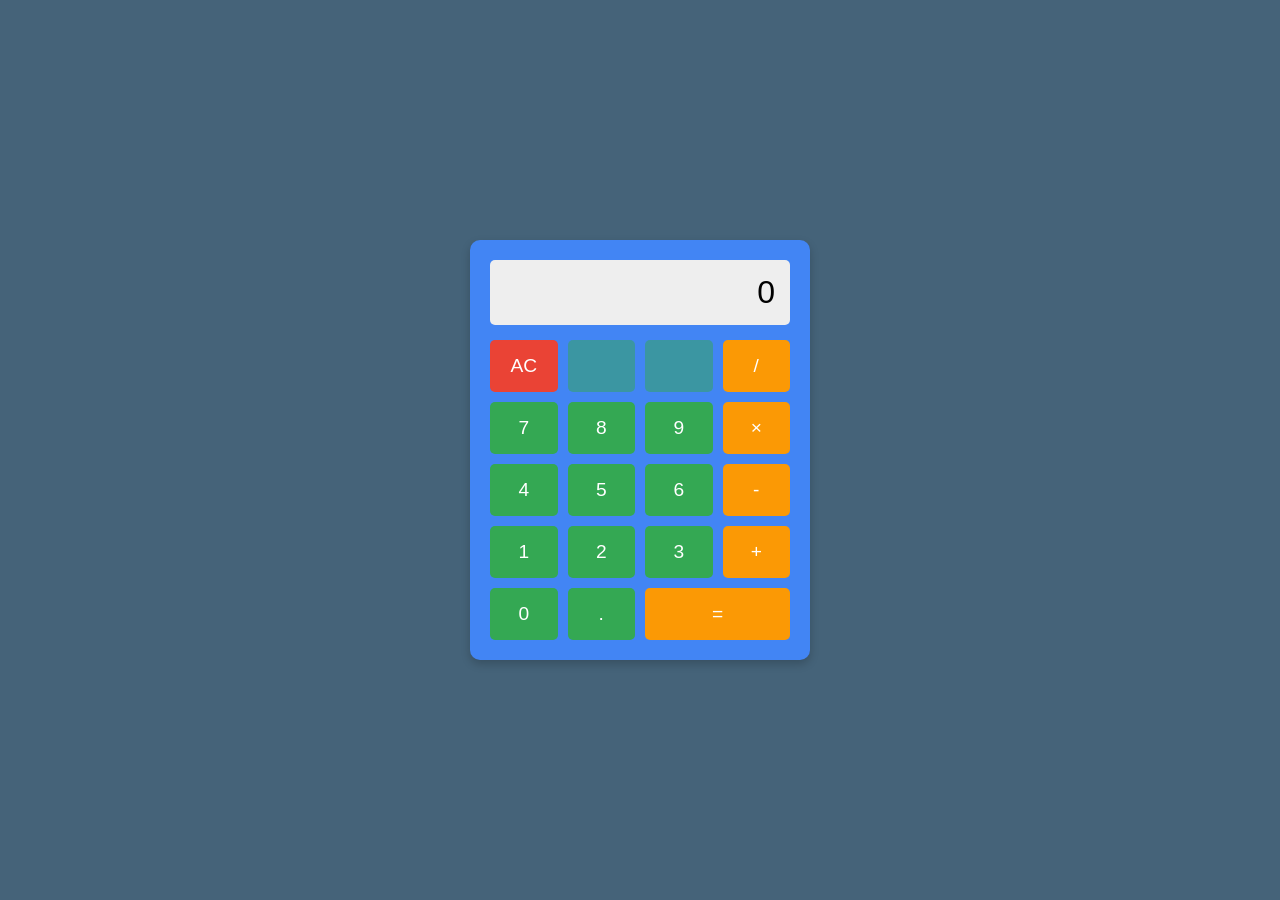
<file: calculatrice.html>
<!DOCTYPE html>
<html lang="fr">
<head>
    <meta charset="UTF-8">
    <meta name="viewport" content="width=device-width, initial-scale=1.0">
    <title>Calculatrice</title>
    <style>
        body {
            font-family: Arial, sans-serif;
            display: flex;
            justify-content: center;
            align-items: center;
            min-height: 100vh;
            margin: 0;
            background-color: #456379;
        }

        .calculatrice {
            background-color: #4285F4;
            border-radius: 10px;
            padding: 20px;
            width: 300px;
            box-shadow: 0 4px 10px rgba(0, 0, 0, 0.2);
        }

        .ecran {
            background-color: #eee;
            border-radius: 5px;
            padding: 15px;
            margin-bottom: 15px;
            text-align: right;
            font-size: 2em;
            height: 35px;
            line-height: 35px;
            overflow: hidden;
        }

        .boutons {
            display: grid;
            grid-template-columns: repeat(4, 1fr);
            grid-gap: 10px;
        }

        button {
            border: none;
            border-radius: 5px;
            padding: 15px;
            font-size: 1.2em;
            cursor: pointer;
            background-color: #34A853;
            color: white;
            transition: background-color 0.2s;
        }

        button:hover {
            background-color: #12cf28;
        }

        button.operateur {
            background-color: #fb9905;
        }

        button.operateur:hover {
            background-color: #ffe600;
        }

        button.effacer {
            background-color: #EA4335;
            color: white;
        }

        button.effacer:hover {
            background-color: #ff0000;
        }
    </style>
</head>
<body>
    <div class="calculatrice">
        <div class="ecran" id="ecran">0</div>
        <div class="boutons">
            <button class="effacer" onclick="resetCalculatrice()">AC</button>
            <button disabled style="opacity: 0.5; cursor: default;"></button>
            <button disabled style="opacity: 0.5; cursor: default;"></button>
            <button class="operateur" onclick="ajouterCaractere('/')">/</button>
            
            <button onclick="ajouterCaractere('7')">7</button>
            <button onclick="ajouterCaractere('8')">8</button>
            <button onclick="ajouterCaractere('9')">9</button>
            <button class="operateur" onclick="ajouterCaractere('*')">×</button>
            
            <button onclick="ajouterCaractere('4')">4</button>
            <button onclick="ajouterCaractere('5')">5</button>
            <button onclick="ajouterCaractere('6')">6</button>
            <button class="operateur" onclick="ajouterCaractere('-')">-</button>
            
            <button onclick="ajouterCaractere('1')">1</button>
            <button onclick="ajouterCaractere('2')">2</button>
            <button onclick="ajouterCaractere('3')">3</button>
            <button class="operateur" onclick="ajouterCaractere('+')">+</button>
            
            <button onclick="ajouterCaractere('0')">0</button>
            <button onclick="ajouterCaractere('.')">.</button>
            <button class="operateur" style="grid-column: span 2;" onclick="calculer()">=</button>
        </div>
    </div>

    <script>
        let ecran = document.getElementById('ecran');
        let expression = '';

        function ajouterCaractere(caractere) {
            if (expression === '' && ['+', '*', '/'].includes(caractere)) return;
            expression += caractere;
            ecran.innerText = expression;
        }

        function resetCalculatrice() {
            expression = '';
            ecran.innerText = '0';
        }

        function calculer() {
            try {
                if (!expression) return;
                let resultat = Function('"use strict";return (' + expression + ')')();
                expression = resultat.toString();
                ecran.innerText = expression;
            } catch (e) {
                ecran.innerText = 'Erreur';
                expression = '';
            }
        }
    </script>
</body>
</html>
</file>
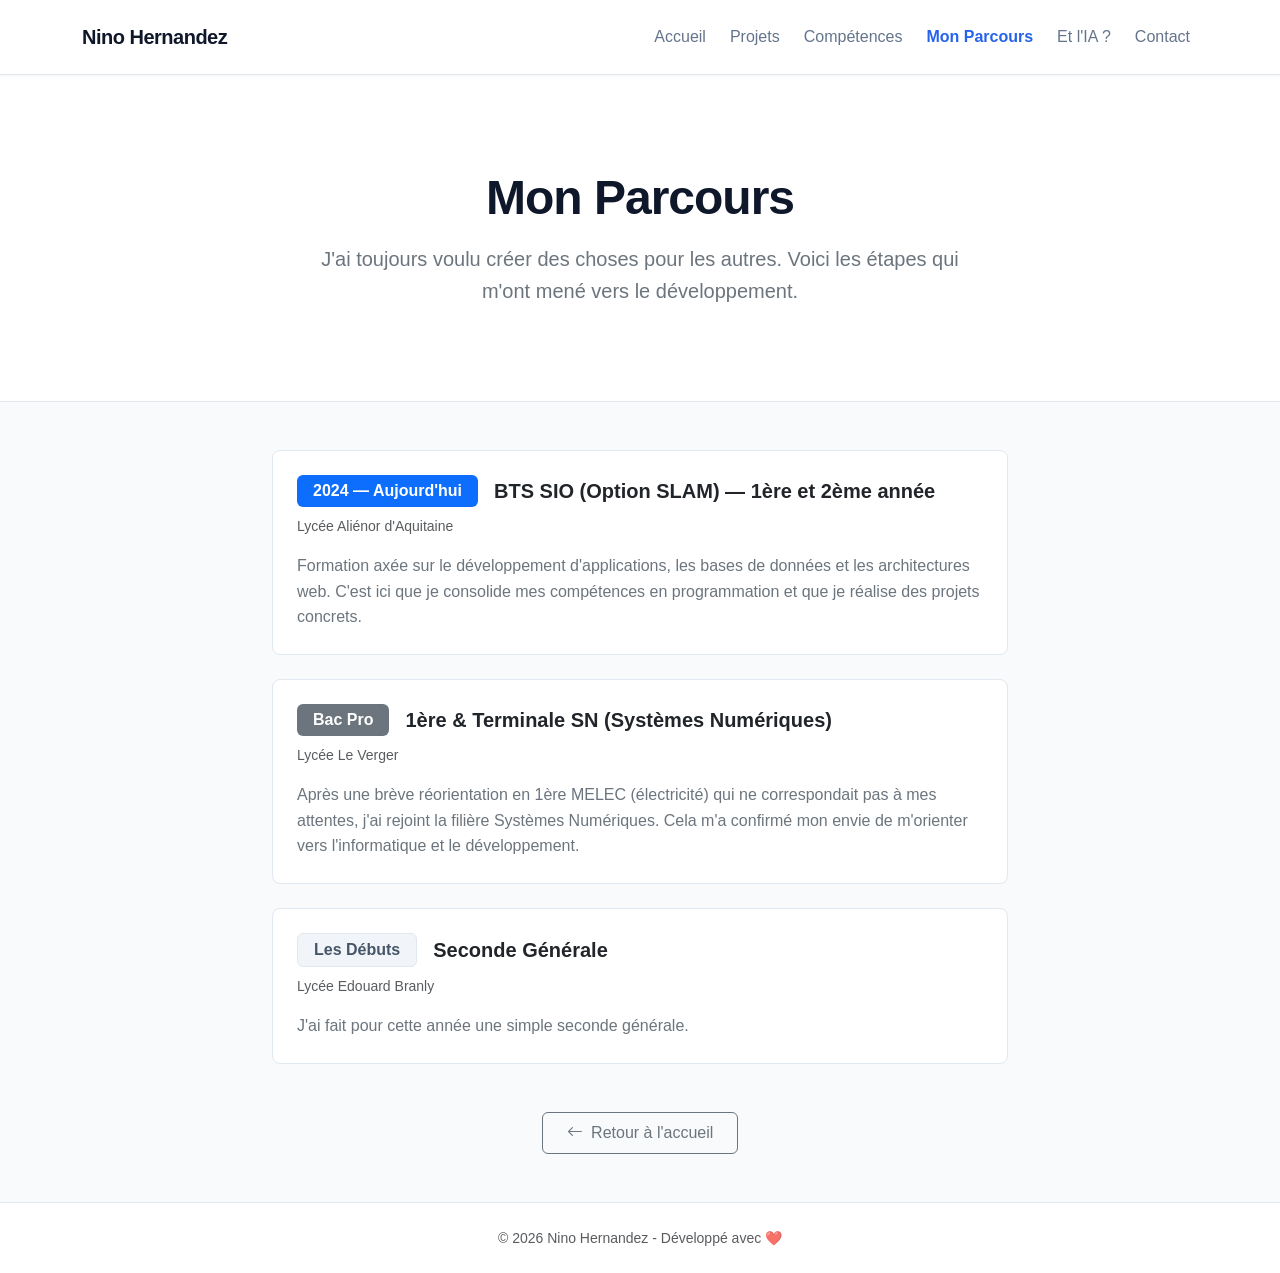
<file: parcours.html>
<!DOCTYPE html>
<html lang="fr">

<head>
    <meta charset="UTF-8">
    <meta name="viewport" content="width=device-width, initial-scale=1.0">
    <title>Mon Parcours - Nino Hernandez</title>

    <!-- Bootstrap 5 CSS & Icons -->
    <link href="https://cdn.jsdelivr.net/npm/bootstrap@5.3.3/dist/css/bootstrap.min.css" rel="stylesheet">
    <link rel="stylesheet" href="https://cdn.jsdelivr.net/npm/bootstrap-icons@1.11.3/font/bootstrap-icons.min.css">

    <!-- Stylesheet -->
    <link rel="stylesheet" href="style.css">
</head>

<body>

    <!-- Barre de Navigation -->
    <nav class="navbar navbar-expand-md sticky-top border-bottom py-3">
        <div class="container">
            <a class="navbar-brand" href="https://www.jellacious.eu/index.html">Nino Hernandez</a>

            <button class="navbar-toggler" type="button" data-bs-toggle="collapse" data-bs-target="#navMenu"
                aria-controls="navMenu" aria-expanded="false" aria-label="Menu">
                <span class="navbar-toggler-icon"></span>
            </button>

            <div class="collapse navbar-collapse" id="navMenu">
                <ul class="navbar-nav ms-auto gap-2">
                    <li class="nav-item">
                        <a class="nav-link" href="https://www.jellacious.eu/index.html">Accueil</a>
                    </li>
                    <li class="nav-item">
                        <a class="nav-link" href="https://www.jellacious.eu/index.html#projets">Projets</a>
                    </li>
                    <li class="nav-item">
                        <a class="nav-link" href="https://www.jellacious.eu/index.html#competences">Compétences</a>
                    </li>
                    <li class="nav-item">
                        <a class="nav-link active fw-bold" href="parcours.html">Mon Parcours</a>
                    </li>
                    <li class="nav-item">
                        <a class="nav-link" href="https://www.jellacious.eu/index.html#ia">Et l'IA ?</a>
                    </li>
                    <li class="nav-item">
                        <a class="nav-link" href="https://www.jellacious.eu/index.html#contact">Contact</a>
                    </li>
                </ul>
            </div>
        </div>
    </nav>

    <!-- En-tête de la page -->
    <header class="hero-section text-center">
        <div class="container py-4">
            <h1 class="hero-title display-5 mb-3">Mon Parcours</h1>
            <p class="lead text-secondary mx-auto mb-0" style="max-width: 650px;">
                J'ai toujours voulu créer des choses pour les autres. Voici les étapes qui m'ont mené
                vers le développement.
            </p>
        </div>
    </header>

    <!-- Section Chronologie du Parcours -->
    <main class="py-5">
        <div class="container">
            <div class="row justify-content-center">
                <div class="col-lg-8">

                    <!-- Étape 1 : BTS SIO -->
                    <div class="card border mb-4 p-4 rounded-3"
                        style="background: var(--bg-surface); border-color: var(--card-border) !important;">
                        <div class="d-flex align-items-center gap-3 mb-2">
                            <span class="badge bg-primary px-3 py-2 fs-6">2024 — Aujourd'hui</span>
                            <h2 class="h5 fw-bold mb-0">BTS SIO (Option SLAM) — 1ère et 2ème année</h2>
                        </div>
                        <p class="text-muted small mb-3">Lycée Aliénor d'Aquitaine</p>
                        <p class="text-secondary mb-0">
                            Formation axée sur le développement d'applications, les bases de données
                            et les architectures web. C'est ici que je consolide mes compétences en programmation et que
                            je réalise des projets concrets.
                        </p>
                    </div>

                    <!-- Étape 2 : Bac Pro SN -->
                    <div class="card border mb-4 p-4 rounded-3"
                        style="background: var(--bg-surface); border-color: var(--card-border) !important;">
                        <div class="d-flex align-items-center gap-3 mb-2">
                            <span class="badge bg-secondary px-3 py-2 fs-6">Bac Pro</span>
                            <h2 class="h5 fw-bold mb-0">1ère & Terminale SN (Systèmes Numériques)</h2>
                        </div>
                        <p class="text-muted small mb-3">Lycée Le Verger</p>
                        <p class="text-secondary mb-0">
                            Après une brève réorientation en 1ère MELEC (électricité) qui ne correspondait pas à mes
                            attentes, j'ai rejoint la filière Systèmes Numériques. Cela m'a confirmé mon
                            envie de m'orienter vers l'informatique et le développement.
                        </p>
                    </div>

                    <!-- Étape 3 : Les Débuts -->
                    <div class="card border mb-4 p-4 rounded-3"
                        style="background: var(--bg-surface); border-color: var(--card-border) !important;">
                        <div class="d-flex align-items-center gap-3 mb-2">
                            <span class="badge px-3 py-2 fs-6"
                                style="background-color: var(--tag-bg); color: var(--tag-color); border: 1px solid var(--card-border);">Les
                                Débuts</span>
                            <h2 class="h5 fw-bold mb-0">Seconde Générale</h2>
                        </div>
                        <p class="text-muted small mb-3">Lycée Edouard Branly</p>
                        <p class="text-secondary mb-0">
                            J'ai fait pour cette année une simple seconde générale.
                        </p>
                    </div>

                    <!-- Bouton retour -->
                    <div class="text-center mt-5">
                        <a href="https://www.jellacious.eu/index.html" class="btn btn-outline-secondary px-4 py-2">
                            <i class="bi bi-arrow-left me-1"></i> Retour à l'accueil
                        </a>
                    </div>

                </div>
            </div>
        </div>
    </main>

    <!-- Footer -->
    <footer class="bg-surface-section border-top py-4 text-center text-muted small">
        <div class="container">
            <p class="mb-0">© 2026 Nino Hernandez - Développé avec ❤️</p>
        </div>
    </footer>

    <!-- Bootstrap & Script JS -->
    <script src="https://cdn.jsdelivr.net/npm/bootstrap@5.3.3/dist/js/bootstrap.bundle.min.js"></script>
    <script src="script.js"></script>
</body>

</html>
</file>
<file: style.css>
/* --- Variables & Thèmes --- */
:root {
    --primary-color: #2563eb;
    --primary-hover: #1d4ed8;
    --bg-body: #f8fafc;
    --bg-surface: #ffffff;
    --card-border: #e2e8f0;
    --text-main: #0f172a;
    --text-muted: #64748b;
    --tag-bg: #f1f5f9;
    --tag-color: #475569;
    --badge-bg: #dcfce7;
    --badge-color: #15803d;
    --badge-dot: #22c55e;
    --shadow-color: rgba(0, 0, 0, 0.05);
}

[data-bs-theme="dark"] {
    --bg-body: #090d16;
    --bg-surface: #111827;
    --card-border: #1f2937;
    --text-main: #f3f4f6;
    --text-muted: #9ca3af;
    --tag-bg: #1f2937;
    --tag-color: #d1d5db;
    --badge-bg: #064e3b;
    --badge-color: #6ee7b7;
    --badge-dot: #10b981;
    --shadow-color: rgba(0, 0, 0, 0.3);
}

body {
    font-family: -apple-system, BlinkMacSystemFont, "Segoe UI", Roboto, Helvetica, Arial, sans-serif;
    color: var(--text-main);
    background-color: var(--bg-body);
    line-height: 1.6;
    transition: background-color 0.3s ease, color 0.3s ease;
}

/* --- Navigation --- */
.navbar {
    background-color: var(--bg-surface) !important;
    border-color: var(--card-border) !important;
    box-shadow: 0 1px 3px var(--shadow-color);
    transition: background-color 0.3s ease, border-color 0.3s ease;
}

.navbar-brand {
    font-weight: 700;
    letter-spacing: -0.5px;
    color: var(--text-main) !important;
}

.nav-link {
    color: var(--text-muted) !important;
    transition: color 0.2s ease;
}

.nav-link:hover, .nav-link.active {
    color: var(--primary-color) !important;
}

/* --- Hero Section --- */
.hero-section {
    background-color: var(--bg-surface);
    border-bottom: 1px solid var(--card-border);
    padding: 70px 0;
    transition: background-color 0.3s ease, border-color 0.3s ease;
}

.hero-title {
    font-weight: 800;
    letter-spacing: -1px;
    color: var(--text-main);
}

.badge-status {
    background-color: var(--badge-bg);
    color: var(--badge-color);
    font-weight: 600;
    padding: 6px 14px;
    border-radius: 9999px;
    font-size: 0.85rem;
    display: inline-flex;
    align-items: center;
    gap: 8px;
    transition: all 0.3s ease;
}

.badge-status::before {
    content: "";
    display: inline-block;
    width: 8px;
    height: 8px;
    background-color: var(--badge-dot);
    border-radius: 50%;
    animation: pulse 2s infinite;
}

@keyframes pulse {
    0% { transform: scale(0.95); opacity: 0.8; }
    50% { transform: scale(1.2); opacity: 1; }
    100% { transform: scale(0.95); opacity: 0.8; }
}

/* --- Cartes Projets --- */
.project-card {
    background: var(--bg-surface);
    border: 1px solid var(--card-border);
    border-radius: 12px;
    overflow: hidden;
    transition: transform 0.2s ease, box-shadow 0.2s ease, background-color 0.3s ease;
    height: 100%;
    display: flex;
    flex-direction: column;
}

.project-card:hover {
    transform: translateY(-4px);
    box-shadow: 0 12px 24px -10px var(--shadow-color);
}

.project-thumb {
    height: 180px;
    background-color: var(--tag-bg);
    overflow: hidden;
    position: relative;
    display: flex;
    align-items: center;
    justify-content: center;
}

.project-thumb img {
    width: 100%;
    height: 100%;
    object-fit: cover;
}

.project-thumb .project-icon {
    font-size: 3.5rem;
    color: var(--text-muted);
}

.tag {
    font-size: 0.75rem;
    font-weight: 600;
    padding: 3px 9px;
    border-radius: 6px;
    background-color: var(--tag-bg);
    color: var(--tag-color);
}

/* --- Cartes Compétences --- */
.skill-box {
    background: var(--bg-surface);
    border: 1px solid var(--card-border);
    border-radius: 10px;
    padding: 20px;
    text-align: center;
    transition: border-color 0.2s, background-color 0.3s;
}

.skill-box:hover {
    border-color: var(--primary-color);
}

.skill-box i {
    font-size: 2.2rem;
    margin-bottom: 8px;
    display: inline-block;
}

/* --- Section White / Surface --- */
.bg-surface-section {
    background-color: var(--bg-surface) !important;
    border-color: var(--card-border) !important;
    transition: background-color 0.3s ease, border-color 0.3s ease;
}

/* --- Boutons Contact --- */
.btn-contact {
    display: inline-flex;
    align-items: center;
    gap: 8px;
    padding: 10px 20px;
    border-radius: 8px;
    border: 1px solid var(--card-border);
    background: var(--bg-surface);
    color: var(--text-main);
    text-decoration: none;
    font-weight: 600;
    transition: all 0.2s;
}

.btn-contact:hover {
    background: var(--tag-bg);
    border-color: var(--text-muted);
    color: var(--primary-color);
}
</file>
